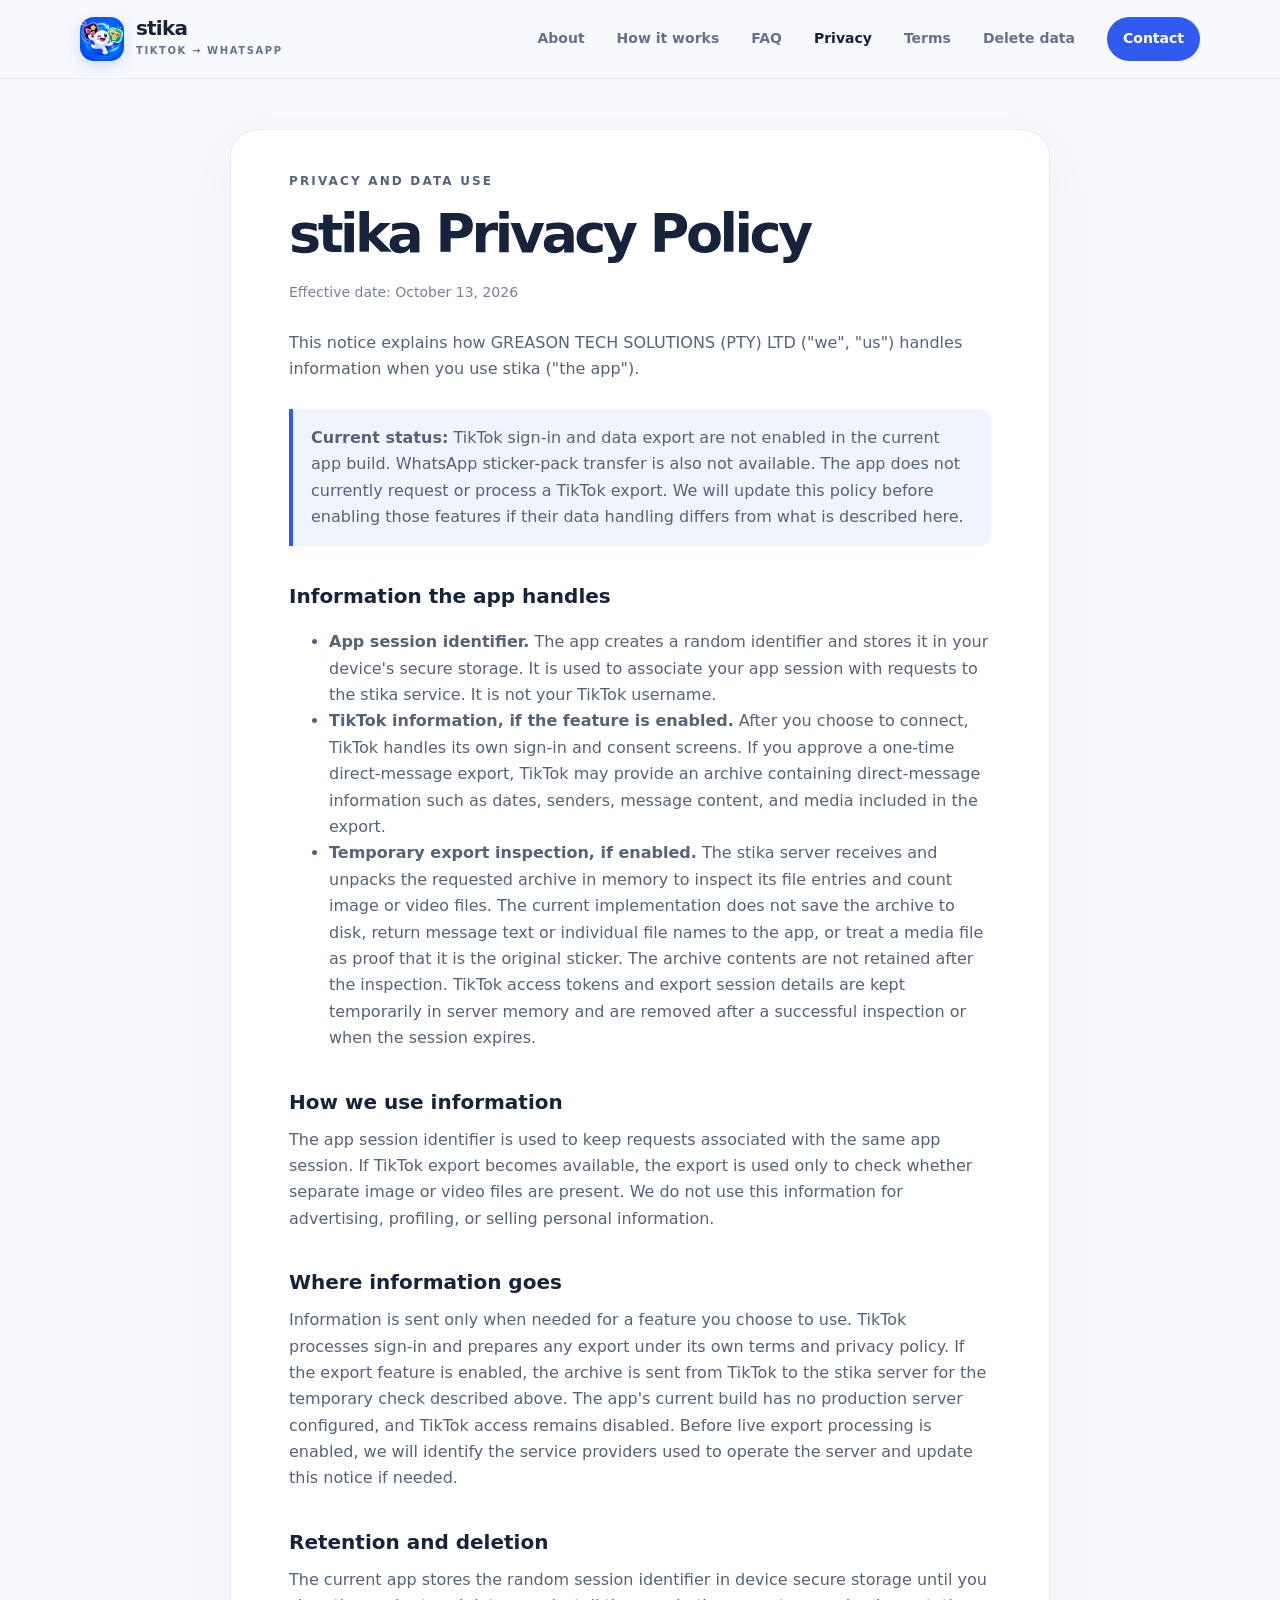
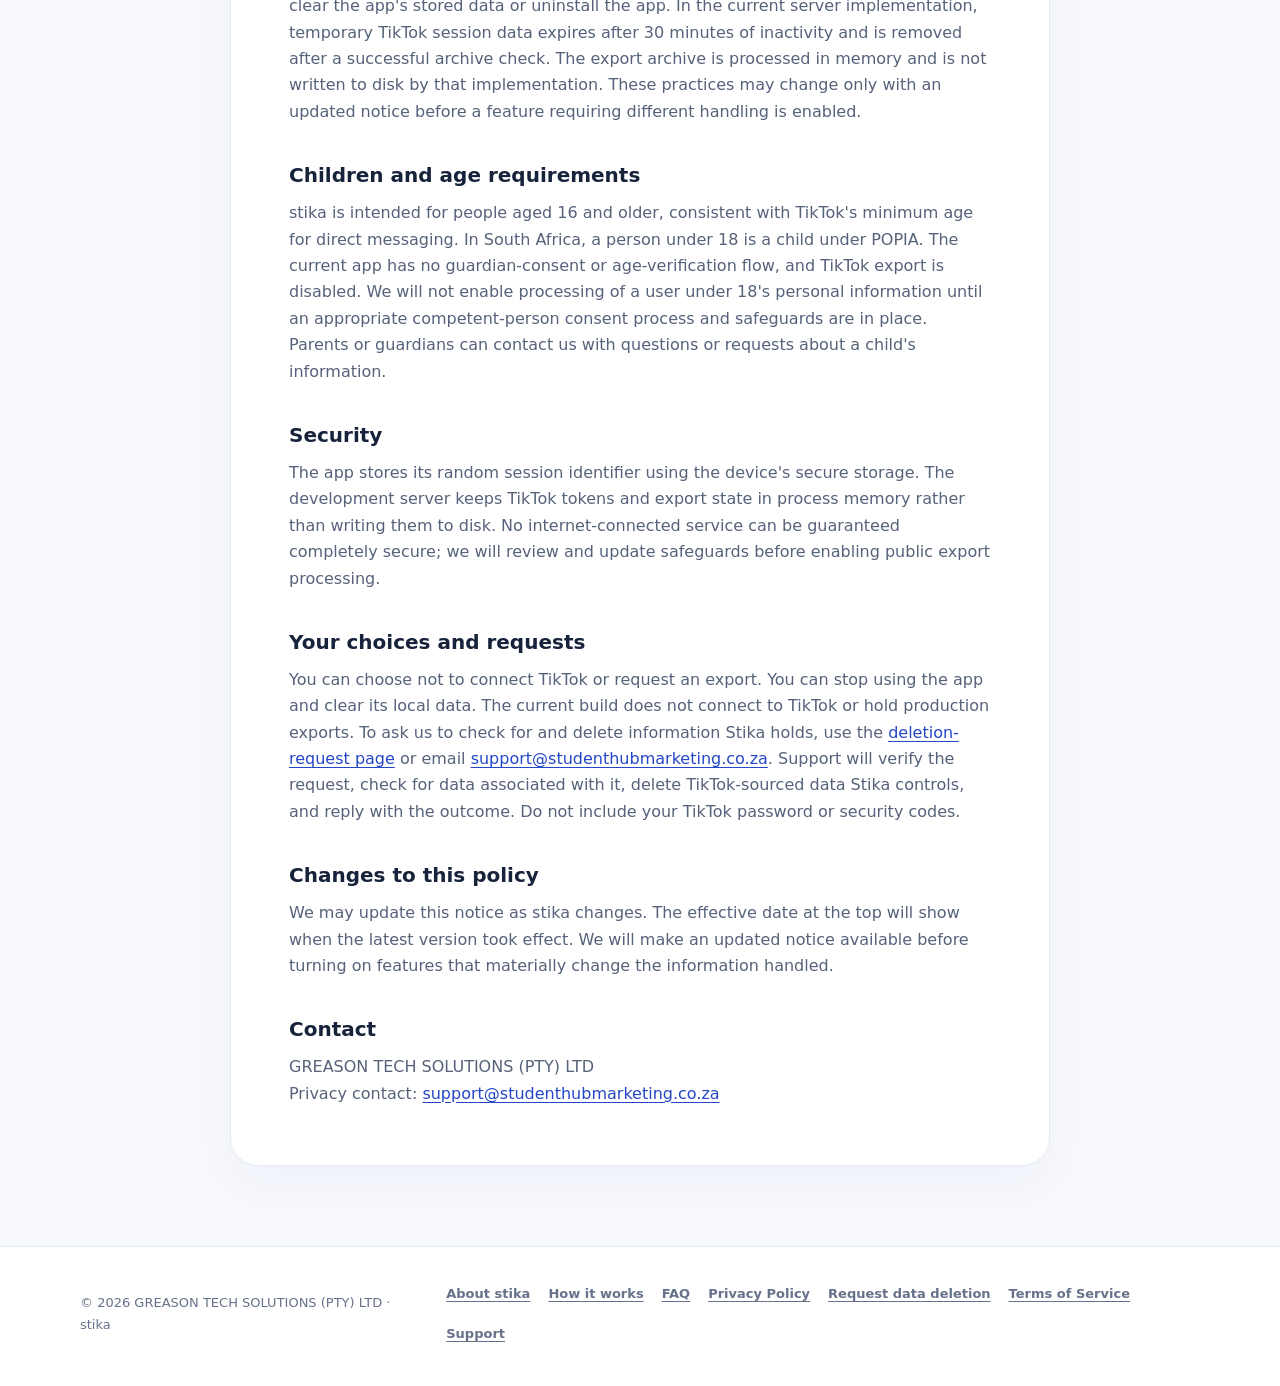
<file: index.html>
<!doctype html>
<html lang="en">
<head>
  <meta charset="utf-8">
  <meta name="viewport" content="width=device-width, initial-scale=1">
  <meta name="description" content="Privacy Policy for the stika mobile app.">
  <meta name="theme-color" content="#f7f9fe">
  <title>stika Privacy Policy</title>
  <link rel="icon" href="assets/stika-icon.png" type="image/png">
  <link rel="stylesheet" href="site.css">
</head>
<body>
<header class="site-header">
  <div class="wrap nav">
    <a class="brand" href="about.html" aria-label="stika home">
      <img src="assets/stika-icon.png" alt="">
      <span><strong>stika</strong><small>TIKTOK → WHATSAPP</small></span>
    </a>
    <nav class="nav-links" aria-label="Main navigation">
      <a href="about.html">About</a>
      <a href="how-it-works.html">How it works</a>
      <a href="faq.html">FAQ</a>
      <a href="index.html" aria-current="page">Privacy</a>
      <a href="terms.html">Terms</a>
      <a href="deletion.html">Delete data</a>
      <a href="mailto:support@studenthubmarketing.co.za" class="nav-cta">Contact</a>
    </nav>
  </div>
</header>
<main class="legal">
  <p class="eyebrow">Privacy and data use</p>
  <h1>stika Privacy Policy</h1>
  <p class="date">Effective date: October 13, 2026</p>

  <p>This notice explains how GREASON TECH SOLUTIONS (PTY) LTD ("we", "us") handles information when you use stika ("the app").</p>

  <p class="policy-notice"><strong>Current status:</strong> TikTok sign-in and data export are not enabled in the current app build. WhatsApp sticker-pack transfer is also not available. The app does not currently request or process a TikTok export. We will update this policy before enabling those features if their data handling differs from what is described here.</p>

  <h2>Information the app handles</h2>
  <ul>
    <li><strong>App session identifier.</strong> The app creates a random identifier and stores it in your device's secure storage. It is used to associate your app session with requests to the stika service. It is not your TikTok username.</li>
    <li><strong>TikTok information, if the feature is enabled.</strong> After you choose to connect, TikTok handles its own sign-in and consent screens. If you approve a one-time direct-message export, TikTok may provide an archive containing direct-message information such as dates, senders, message content, and media included in the export.</li>
    <li><strong>Temporary export inspection, if enabled.</strong> The stika server receives and unpacks the requested archive in memory to inspect its file entries and count image or video files. The current implementation does not save the archive to disk, return message text or individual file names to the app, or treat a media file as proof that it is the original sticker. The archive contents are not retained after the inspection. TikTok access tokens and export session details are kept temporarily in server memory and are removed after a successful inspection or when the session expires.</li>
  </ul>

  <h2>How we use information</h2>
  <p>The app session identifier is used to keep requests associated with the same app session. If TikTok export becomes available, the export is used only to check whether separate image or video files are present. We do not use this information for advertising, profiling, or selling personal information.</p>

  <h2>Where information goes</h2>
  <p>Information is sent only when needed for a feature you choose to use. TikTok processes sign-in and prepares any export under its own terms and privacy policy. If the export feature is enabled, the archive is sent from TikTok to the stika server for the temporary check described above. The app's current build has no production server configured, and TikTok access remains disabled. Before live export processing is enabled, we will identify the service providers used to operate the server and update this notice if needed.</p>

  <h2>Retention and deletion</h2>
  <p>The current app stores the random session identifier in device secure storage until you clear the app's stored data or uninstall the app. In the current server implementation, temporary TikTok session data expires after 30 minutes of inactivity and is removed after a successful archive check. The export archive is processed in memory and is not written to disk by that implementation. These practices may change only with an updated notice before a feature requiring different handling is enabled.</p>

  <h2>Children and age requirements</h2>
  <p>stika is intended for people aged 16 and older, consistent with TikTok's minimum age for direct messaging. In South Africa, a person under 18 is a child under POPIA. The current app has no guardian-consent or age-verification flow, and TikTok export is disabled. We will not enable processing of a user under 18's personal information until an appropriate competent-person consent process and safeguards are in place. Parents or guardians can contact us with questions or requests about a child's information.</p>

  <h2>Security</h2>
  <p>The app stores its random session identifier using the device's secure storage. The development server keeps TikTok tokens and export state in process memory rather than writing them to disk. No internet-connected service can be guaranteed completely secure; we will review and update safeguards before enabling public export processing.</p>

  <h2>Your choices and requests</h2>
  <p>You can choose not to connect TikTok or request an export. You can stop using the app and clear its local data. The current build does not connect to TikTok or hold production exports. To ask us to check for and delete information Stika holds, use the <a href="deletion.html">deletion-request page</a> or email <a href="mailto:support@studenthubmarketing.co.za?subject=%5Bstika%20privacy%20request%5D%20Data%20deletion">support@studenthubmarketing.co.za</a>. Support will verify the request, check for data associated with it, delete TikTok-sourced data Stika controls, and reply with the outcome. Do not include your TikTok password or security codes.</p>

  <h2>Changes to this policy</h2>
  <p>We may update this notice as stika changes. The effective date at the top will show when the latest version took effect. We will make an updated notice available before turning on features that materially change the information handled.</p>

  <h2>Contact</h2>
  <p>GREASON TECH SOLUTIONS (PTY) LTD<br>Privacy contact: <a href="mailto:support@studenthubmarketing.co.za">support@studenthubmarketing.co.za</a></p>
</main>
<footer class="footer">
  <div class="wrap footer-inner">
    <p>© 2026 GREASON TECH SOLUTIONS (PTY) LTD · stika</p>
    <nav class="footer-links" aria-label="Legal and product links">
      <a href="about.html">About stika</a>
      <a href="how-it-works.html">How it works</a>
      <a href="faq.html">FAQ</a>
      <a href="index.html">Privacy Policy</a>
      <a href="deletion.html">Request data deletion</a>
      <a href="terms.html">Terms of Service</a>
      <a href="mailto:support@studenthubmarketing.co.za">Support</a>
    </nav>
  </div>
</footer>
</body>
</html>
</file>
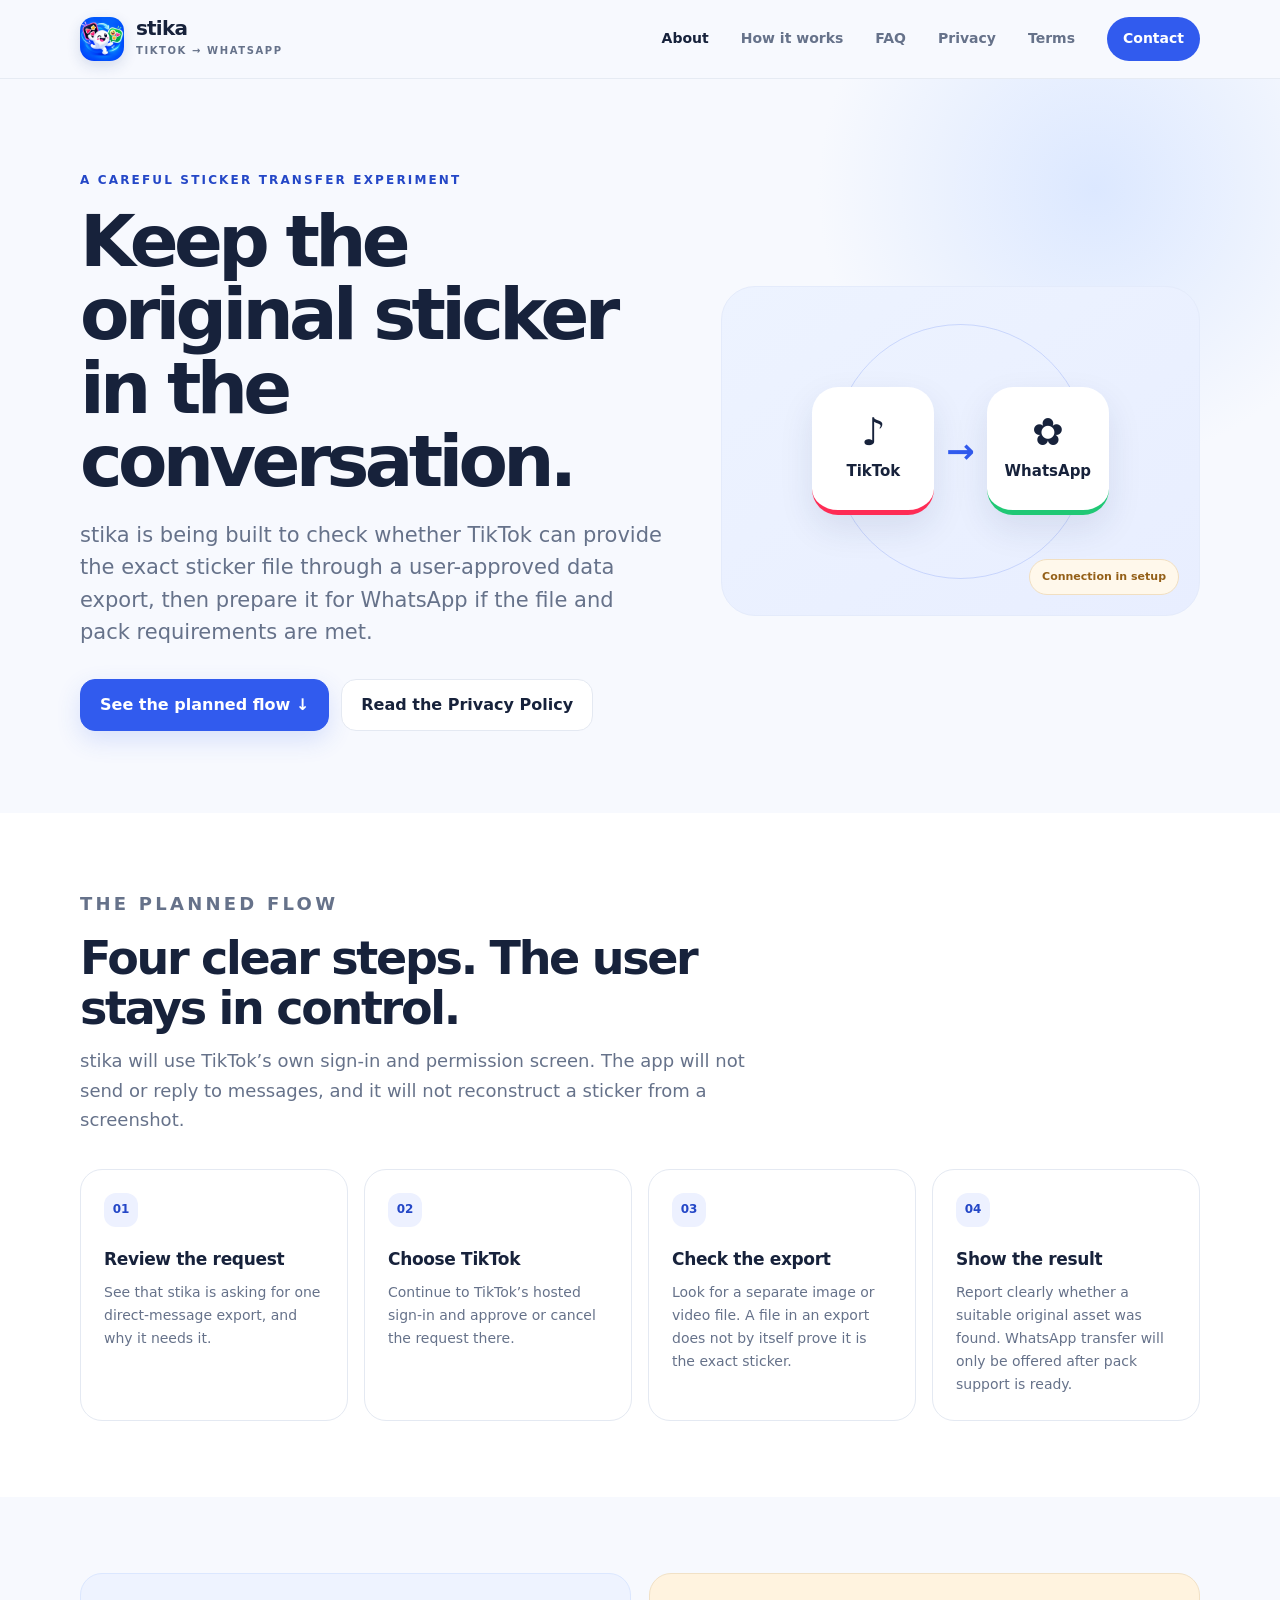
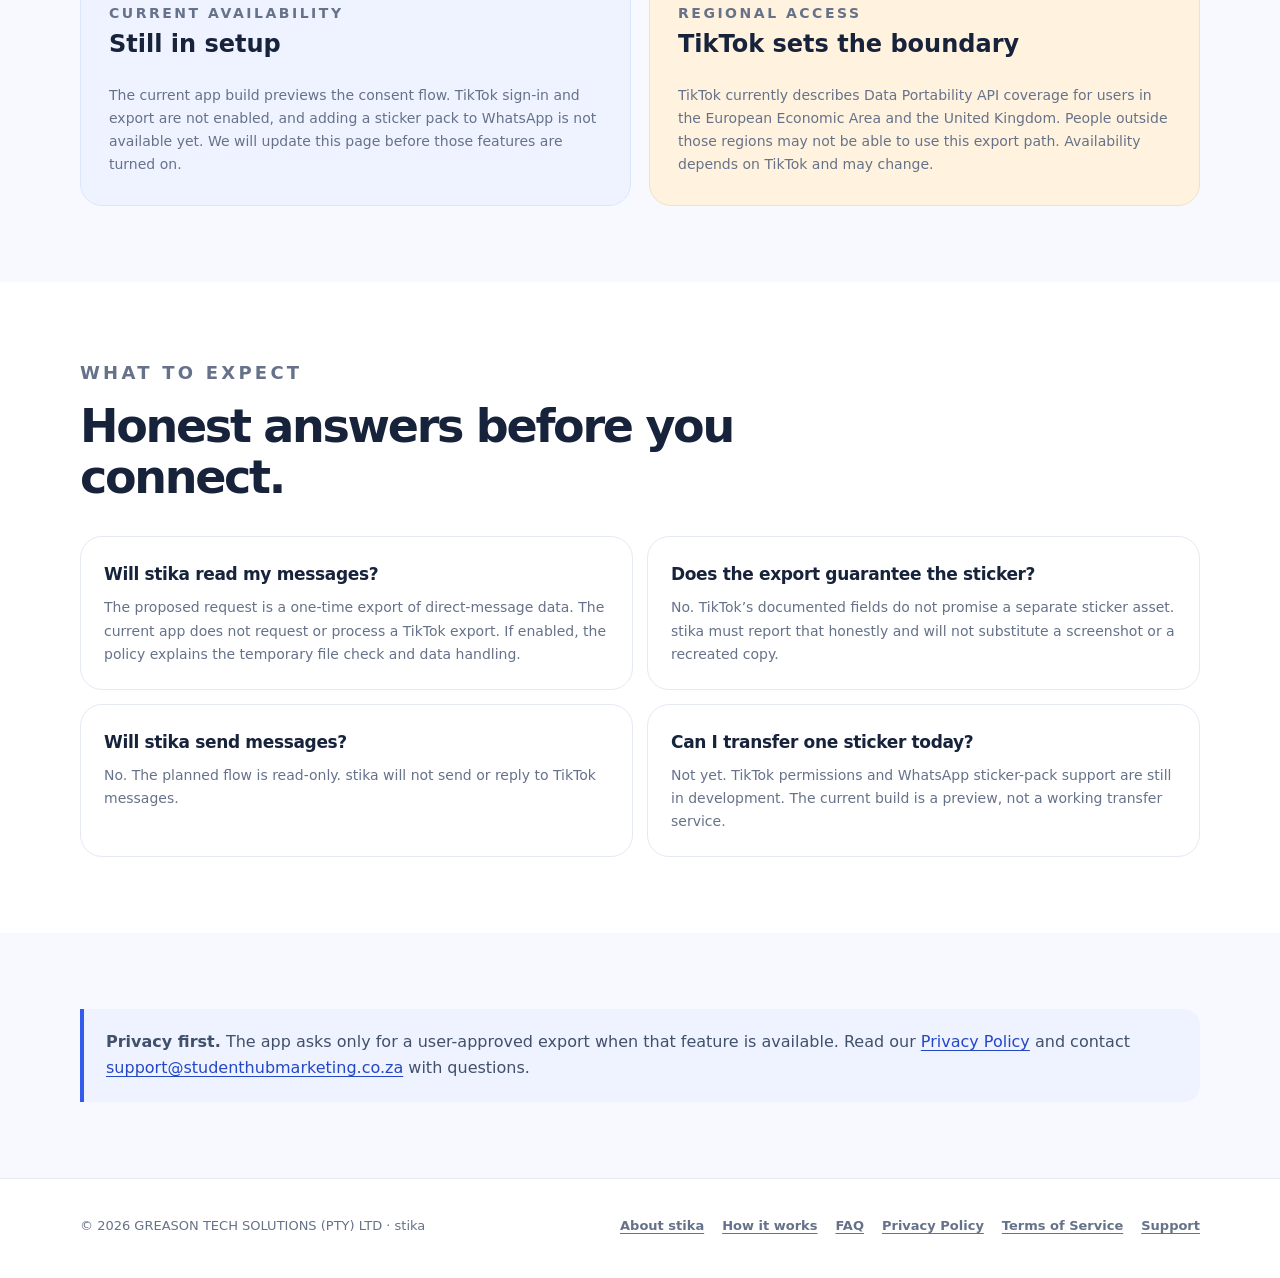
<file: about.html>
<!doctype html>
<html lang="en">
<head>
  <meta charset="utf-8">
  <meta name="viewport" content="width=device-width, initial-scale=1">
  <meta name="description" content="Learn what stika is building, how its TikTok sticker check is intended to work, and what is available today.">
  <meta name="theme-color" content="#f7f9fe">
  <title>About stika · Exact sticker check for WhatsApp</title>
  <link rel="icon" href="assets/stika-icon.png" type="image/png">
  <link rel="stylesheet" href="site.css">
</head>
<body>
<header class="site-header">
  <div class="wrap nav">
    <a class="brand" href="about.html" aria-label="stika home">
      <img src="assets/stika-icon.png" alt="">
      <span><strong>stika</strong><small>TIKTOK → WHATSAPP</small></span>
    </a>
    <nav class="nav-links" aria-label="Main navigation">
      <a href="about.html" aria-current="page">About</a>
      <a href="how-it-works.html">How it works</a>
      <a href="faq.html">FAQ</a>
      <a href="index.html">Privacy</a>
      <a href="terms.html">Terms</a>
      <a href="mailto:support@studenthubmarketing.co.za" class="nav-cta">Contact</a>
    </nav>
  </div>
</header>

<main>
  <section class="hero">
    <div class="wrap hero-grid">
      <div>
        <p class="eyebrow">A careful sticker transfer experiment</p>
        <h1>Keep the original sticker in the conversation.</h1>
        <p class="hero-copy">stika is being built to check whether TikTok can provide the exact sticker file through a user-approved data export, then prepare it for WhatsApp if the file and pack requirements are met.</p>
        <div class="hero-actions">
          <a class="button" href="#flow">See the planned flow <span aria-hidden="true">&nbsp;↓</span></a>
          <a class="button secondary" href="index.html">Read the Privacy Policy</a>
        </div>
      </div>
      <div class="transfer-card" aria-label="Illustration showing the planned route from TikTok to WhatsApp">
        <div class="transfer-orbit"></div>
        <div class="transfer-flow">
          <div class="app-tile tiktok"><span class="symbol" aria-hidden="true">♪</span><strong>TikTok</strong></div>
          <span class="flow-arrow" aria-hidden="true">→</span>
          <div class="app-tile whatsapp"><span class="symbol" aria-hidden="true">✿</span><strong>WhatsApp</strong></div>
        </div>
        <span class="status-pill">Connection in setup</span>
      </div>
    </div>
  </section>

  <section class="section white" id="flow">
    <div class="wrap">
      <div class="section-heading">
        <p class="eyebrow">The planned flow</p>
        <h2>Four clear steps. The user stays in control.</h2>
        <p>stika will use TikTok’s own sign-in and permission screen. The app will not send or reply to messages, and it will not reconstruct a sticker from a screenshot.</p>
      </div>
      <div class="steps">
        <article class="step-card"><span class="step-num">01</span><h3>Review the request</h3><p>See that stika is asking for one direct-message export, and why it needs it.</p></article>
        <article class="step-card"><span class="step-num">02</span><h3>Choose TikTok</h3><p>Continue to TikTok’s hosted sign-in and approve or cancel the request there.</p></article>
        <article class="step-card"><span class="step-num">03</span><h3>Check the export</h3><p>Look for a separate image or video file. A file in an export does not by itself prove it is the exact sticker.</p></article>
        <article class="step-card"><span class="step-num">04</span><h3>Show the result</h3><p>Report clearly whether a suitable original asset was found. WhatsApp transfer will only be offered after pack support is ready.</p></article>
      </div>
    </div>
  </section>

  <section class="section">
    <div class="wrap two-col">
      <article class="info-card accent">
        <p class="eyebrow">Current availability</p>
        <h2>Still in setup</h2>
        <p>The current app build previews the consent flow. TikTok sign-in and export are not enabled, and adding a sticker pack to WhatsApp is not available yet. We will update this page before those features are turned on.</p>
      </article>
      <article class="info-card amber">
        <p class="eyebrow">Regional access</p>
        <h2>TikTok sets the boundary</h2>
        <p>TikTok currently describes Data Portability API coverage for users in the European Economic Area and the United Kingdom. People outside those regions may not be able to use this export path. Availability depends on TikTok and may change.</p>
      </article>
    </div>
  </section>

  <section class="section white">
    <div class="wrap">
      <div class="section-heading">
        <p class="eyebrow">What to expect</p>
        <h2>Honest answers before you connect.</h2>
      </div>
      <div class="faq-list">
        <article class="faq-item"><h3>Will stika read my messages?</h3><p>The proposed request is a one-time export of direct-message data. The current app does not request or process a TikTok export. If enabled, the policy explains the temporary file check and data handling.</p></article>
        <article class="faq-item"><h3>Does the export guarantee the sticker?</h3><p>No. TikTok’s documented fields do not promise a separate sticker asset. stika must report that honestly and will not substitute a screenshot or a recreated copy.</p></article>
        <article class="faq-item"><h3>Will stika send messages?</h3><p>No. The planned flow is read-only. stika will not send or reply to TikTok messages.</p></article>
        <article class="faq-item"><h3>Can I transfer one sticker today?</h3><p>Not yet. TikTok permissions and WhatsApp sticker-pack support are still in development. The current build is a preview, not a working transfer service.</p></article>
      </div>
    </div>
  </section>

  <section class="section">
    <div class="wrap">
      <div class="callout"><strong>Privacy first.</strong> The app asks only for a user-approved export when that feature is available. Read our <a href="index.html">Privacy Policy</a> and contact <a href="mailto:support@studenthubmarketing.co.za">support@studenthubmarketing.co.za</a> with questions.</div>
    </div>
  </section>
</main>

<footer class="footer">
  <div class="wrap footer-inner">
    <p>© 2026 GREASON TECH SOLUTIONS (PTY) LTD · stika</p>
    <nav class="footer-links" aria-label="Legal and product links">
      <a href="about.html">About stika</a>
      <a href="how-it-works.html">How it works</a>
      <a href="faq.html">FAQ</a>
      <a href="index.html">Privacy Policy</a>
      <a href="terms.html">Terms of Service</a>
      <a href="mailto:support@studenthubmarketing.co.za">Support</a>
    </nav>
  </div>
</footer>
</body>
</html>
</file>
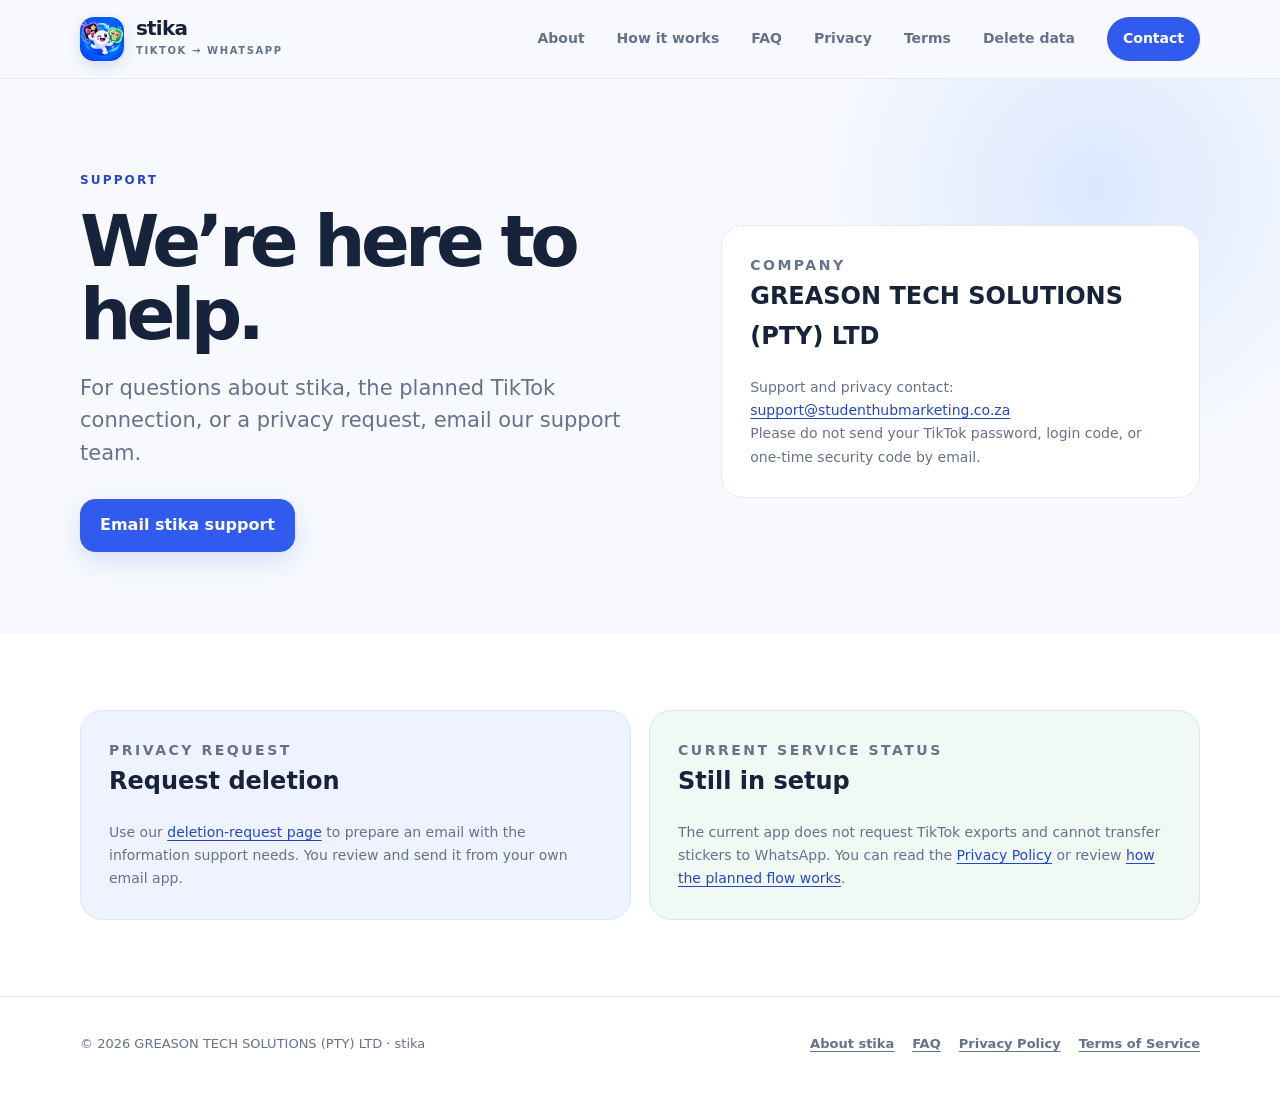
<file: contact.html>
<!doctype html>
<html lang="en">
<head>
  <meta charset="utf-8">
  <meta name="viewport" content="width=device-width, initial-scale=1">
  <meta name="description" content="Contact stika support and privacy support at GREASON TECH SOLUTIONS (PTY) LTD.">
  <meta name="theme-color" content="#f7f9fe">
  <title>Contact stika support</title>
  <link rel="icon" href="assets/stika-icon.png" type="image/png">
  <link rel="stylesheet" href="site.css">
</head>
<body>
<header class="site-header"><div class="wrap nav">
  <a class="brand" href="about.html" aria-label="stika home"><img src="assets/stika-icon.png" alt=""><span><strong>stika</strong><small>TIKTOK → WHATSAPP</small></span></a>
  <nav class="nav-links" aria-label="Main navigation"><a href="about.html">About</a><a href="how-it-works.html">How it works</a><a href="faq.html">FAQ</a><a href="index.html">Privacy</a><a href="terms.html">Terms</a><a href="deletion.html">Delete data</a><a href="contact.html" class="nav-cta" aria-current="page">Contact</a></nav>
</div></header>
<main>
  <section class="hero"><div class="wrap hero-grid">
    <div><p class="eyebrow">Support</p><h1>We’re here to help.</h1><p class="hero-copy">For questions about stika, the planned TikTok connection, or a privacy request, email our support team.</p><div class="hero-actions"><a class="button" href="mailto:support@studenthubmarketing.co.za">Email stika support</a></div></div>
    <article class="info-card"><p class="eyebrow">Company</p><h2>GREASON TECH SOLUTIONS (PTY) LTD</h2><p>Support and privacy contact:</p><p><a href="mailto:support@studenthubmarketing.co.za">support@studenthubmarketing.co.za</a></p><p class="small">Please do not send your TikTok password, login code, or one-time security code by email.</p></article>
  </div></section>
  <section class="section white"><div class="wrap two-col">
    <article class="info-card accent"><p class="eyebrow">Privacy request</p><h2>Request deletion</h2><p>Use our <a href="deletion.html">deletion-request page</a> to prepare an email with the information support needs. You review and send it from your own email app.</p></article>
    <article class="info-card green"><p class="eyebrow">Current service status</p><h2>Still in setup</h2><p>The current app does not request TikTok exports and cannot transfer stickers to WhatsApp. You can read the <a href="index.html">Privacy Policy</a> or review <a href="how-it-works.html">how the planned flow works</a>.</p></article>
  </div></section>
</main>
<footer class="footer"><div class="wrap footer-inner"><p>© 2026 GREASON TECH SOLUTIONS (PTY) LTD · stika</p><nav class="footer-links" aria-label="Legal and support"><a href="about.html">About stika</a><a href="faq.html">FAQ</a><a href="index.html">Privacy Policy</a><a href="terms.html">Terms of Service</a></nav></div></footer>
</body>
</html>
</file>
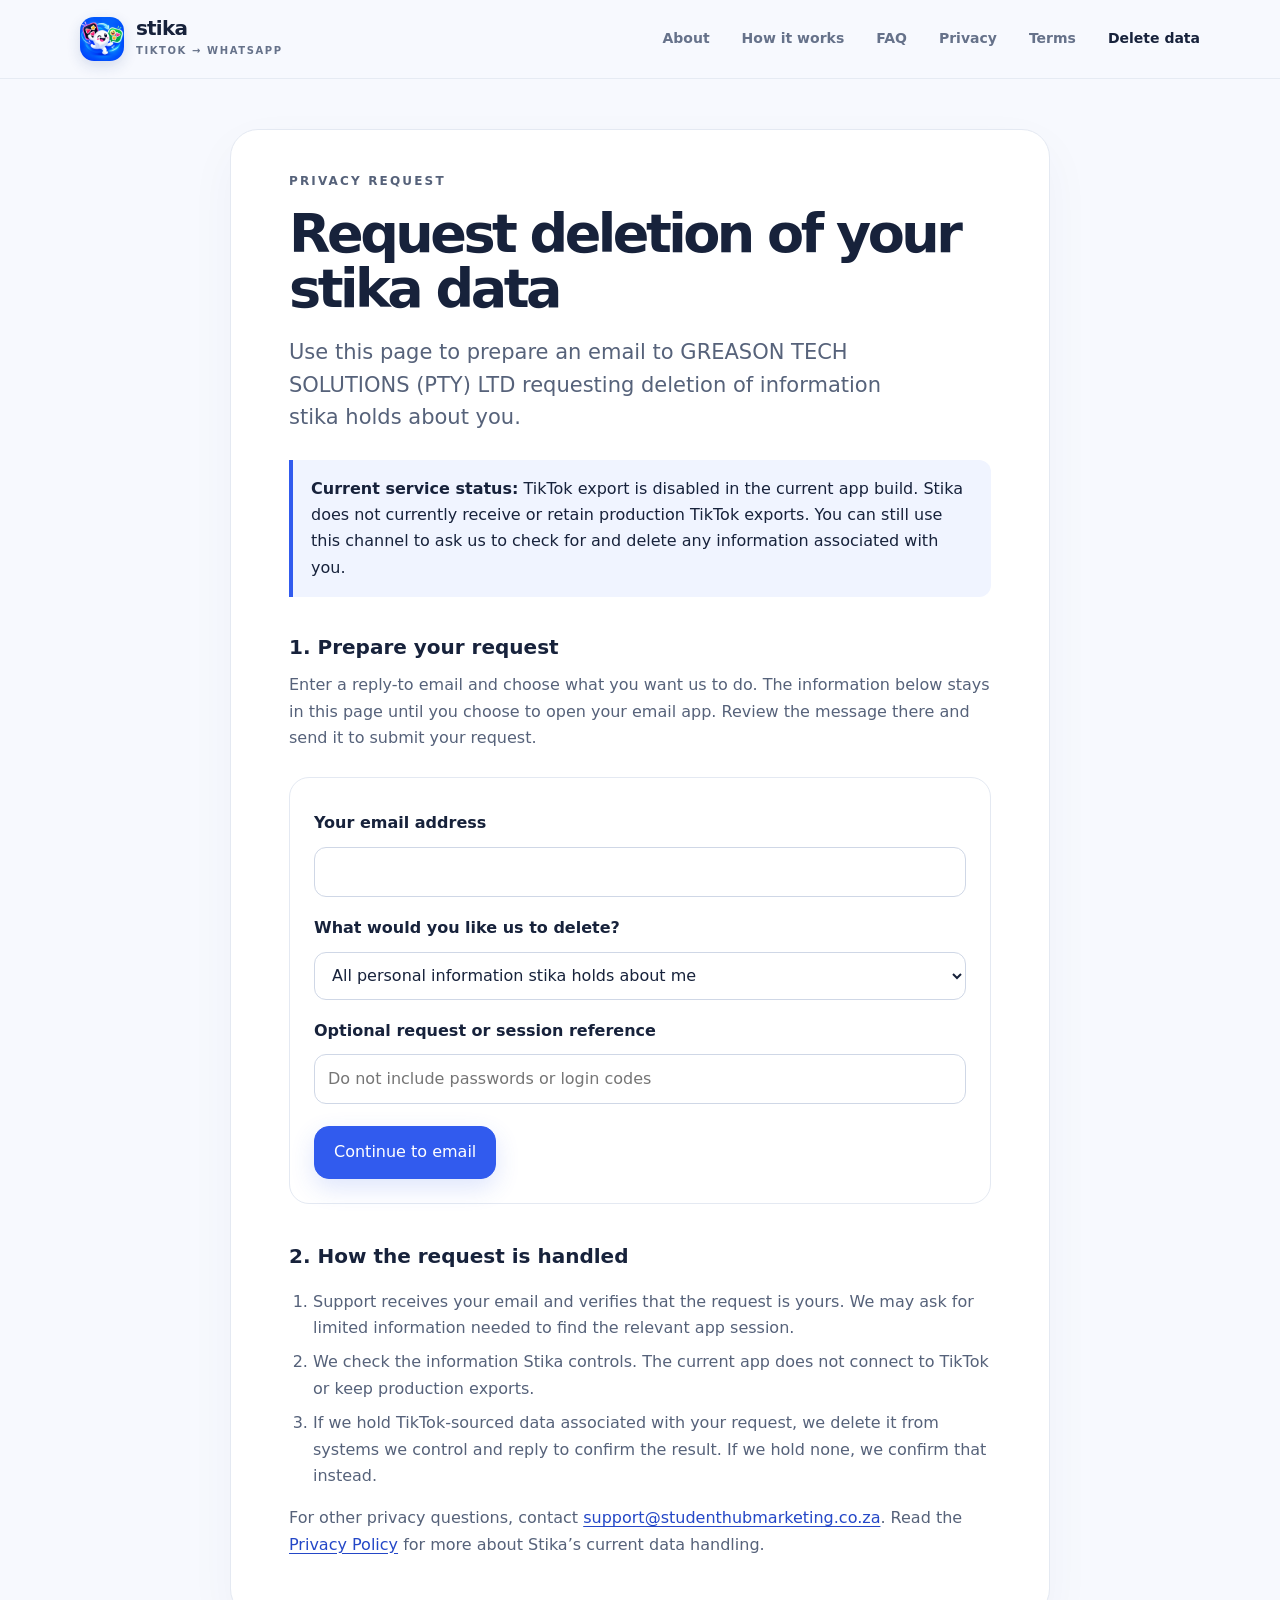
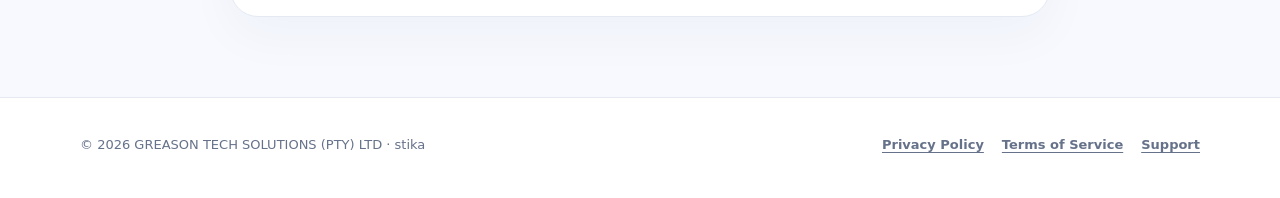
<file: deletion.html>
<!doctype html>
<html lang="en">
<head>
  <meta charset="utf-8">
  <meta name="viewport" content="width=device-width, initial-scale=1">
  <meta name="description" content="Request deletion of information held by stika.">
  <meta name="theme-color" content="#f7f9fe">
  <title>Request data deletion · stika</title>
  <link rel="icon" href="assets/stika-icon.png" type="image/png">
  <link rel="stylesheet" href="site.css">
</head>
<body>
<header class="site-header"><div class="wrap nav">
  <a class="brand" href="about.html" aria-label="stika home"><img src="assets/stika-icon.png" alt=""><span><strong>stika</strong><small>TIKTOK → WHATSAPP</small></span></a>
  <nav class="nav-links" aria-label="Main navigation"><a href="about.html">About</a><a href="how-it-works.html">How it works</a><a href="faq.html">FAQ</a><a href="index.html">Privacy</a><a href="terms.html">Terms</a><a href="deletion.html" aria-current="page">Delete data</a></nav>
</div></header>
<main class="legal">
  <p class="eyebrow">Privacy request</p>
  <h1>Request deletion of your stika data</h1>
  <p class="hero-copy">Use this page to prepare an email to GREASON TECH SOLUTIONS (PTY) LTD requesting deletion of information stika holds about you.</p>

  <div class="policy-notice"><strong>Current service status:</strong> TikTok export is disabled in the current app build. Stika does not currently receive or retain production TikTok exports. You can still use this channel to ask us to check for and delete any information associated with you.</div>

  <h2>1. Prepare your request</h2>
  <p>Enter a reply-to email and choose what you want us to do. The information below stays in this page until you choose to open your email app. Review the message there and send it to submit your request.</p>
  <form id="deletion-form" class="request-form">
    <label for="reply-email">Your email address</label>
    <input id="reply-email" name="email" type="email" autocomplete="email" required>

    <label for="request-type">What would you like us to delete?</label>
    <select id="request-type" name="request" required>
      <option value="Delete any personal information stika holds about me">All personal information stika holds about me</option>
      <option value="Delete TikTok-sourced data associated with my stika request">TikTok-sourced data associated with my stika request</option>
      <option value="Please tell me what personal information stika holds about me">First, tell me what information stika holds about me</option>
    </select>

    <label for="reference">Optional request or session reference</label>
    <input id="reference" name="reference" type="text" maxlength="120" autocomplete="off" placeholder="Do not include passwords or login codes">

    <button class="button" type="submit">Continue to email</button>
  </form>

  <section id="email-next-step" class="info-card accent" hidden aria-live="polite">
    <p class="eyebrow">Next step</p>
    <h2>Send the email to submit your request</h2>
    <p>Your email app should open with a message addressed to <a href="mailto:support@studenthubmarketing.co.za">support@studenthubmarketing.co.za</a>. The request is not submitted until you send that message.</p>
    <p>After support receives it, we will verify the request, check for information stika holds, delete any TikTok-sourced data we control, and reply to confirm what was done. If we hold no such data, we will say so in our reply.</p>
    <p class="small">Do not email your TikTok password, login code, or one-time security code. This page does not send or store your request.</p>
    <a class="button secondary" href="contact.html">Return to support information</a>
  </section>

  <h2>2. How the request is handled</h2>
  <ol>
    <li>Support receives your email and verifies that the request is yours. We may ask for limited information needed to find the relevant app session.</li>
    <li>We check the information Stika controls. The current app does not connect to TikTok or keep production exports.</li>
    <li>If we hold TikTok-sourced data associated with your request, we delete it from systems we control and reply to confirm the result. If we hold none, we confirm that instead.</li>
  </ol>
  <p>For other privacy questions, contact <a href="mailto:support@studenthubmarketing.co.za">support@studenthubmarketing.co.za</a>. Read the <a href="index.html">Privacy Policy</a> for more about Stika’s current data handling.</p>
</main>
<footer class="footer"><div class="wrap footer-inner"><p>© 2026 GREASON TECH SOLUTIONS (PTY) LTD · stika</p><nav class="footer-links" aria-label="Legal and support"><a href="index.html">Privacy Policy</a><a href="terms.html">Terms of Service</a><a href="contact.html">Support</a></nav></div></footer>
<script>
document.getElementById('deletion-form').addEventListener('submit', function (event) {
  event.preventDefault();
  const form = new FormData(event.currentTarget);
  const email = String(form.get('email')).trim();
  const request = String(form.get('request'));
  const reference = String(form.get('reference')).trim();
  const body = [
    request,
    '',
    `Reply-to email: ${email}`,
    reference ? `Request/session reference: ${reference}` : '',
    '',
    'I understand Stika may ask me for limited information to verify and locate the request. I have not included my TikTok password or login codes.'
  ].filter(Boolean).join('\n');
  const mailto = `mailto:support@studenthubmarketing.co.za?subject=${encodeURIComponent('[stika privacy request] Data deletion')}&body=${encodeURIComponent(body)}`;
  const next = document.getElementById('email-next-step');
  next.hidden = false;
  next.scrollIntoView({ behavior: 'smooth', block: 'center' });
  window.location.href = mailto;
});
</script>
</body>
</html>
</file>
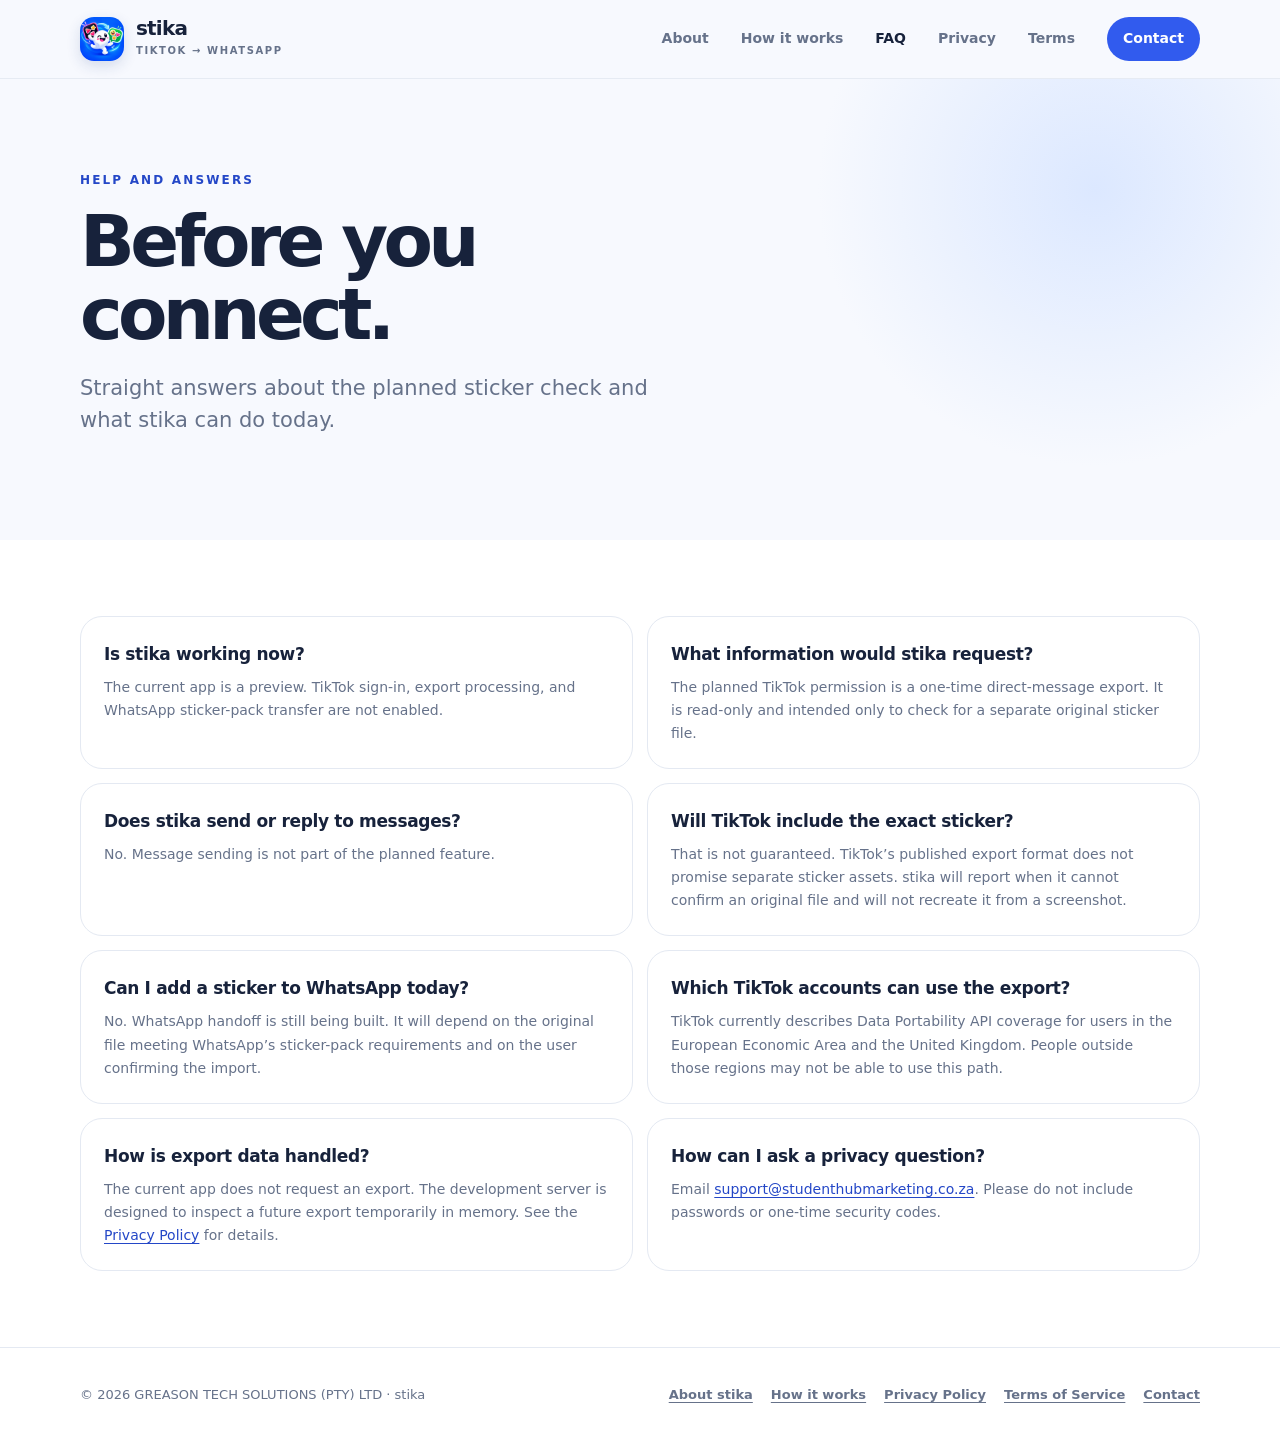
<file: faq.html>
<!doctype html>
<html lang="en">
<head>
  <meta charset="utf-8">
  <meta name="viewport" content="width=device-width, initial-scale=1">
  <meta name="description" content="Answers about stika's TikTok export, sticker file checks, WhatsApp pack support, regional availability, and privacy.">
  <meta name="theme-color" content="#f7f9fe">
  <title>Frequently asked questions · stika</title>
  <link rel="icon" href="assets/stika-icon.png" type="image/png">
  <link rel="stylesheet" href="site.css">
</head>
<body>
<header class="site-header"><div class="wrap nav">
  <a class="brand" href="about.html" aria-label="stika home"><img src="assets/stika-icon.png" alt=""><span><strong>stika</strong><small>TIKTOK → WHATSAPP</small></span></a>
  <nav class="nav-links" aria-label="Main navigation"><a href="about.html">About</a><a href="how-it-works.html">How it works</a><a href="faq.html" aria-current="page">FAQ</a><a href="index.html">Privacy</a><a href="terms.html">Terms</a><a href="contact.html" class="nav-cta">Contact</a></nav>
</div></header>
<main>
  <section class="hero"><div class="wrap"><p class="eyebrow">Help and answers</p><h1>Before you connect.</h1><p class="hero-copy">Straight answers about the planned sticker check and what stika can do today.</p></div></section>
  <section class="section white"><div class="wrap faq-list">
    <article class="faq-item"><h3>Is stika working now?</h3><p>The current app is a preview. TikTok sign-in, export processing, and WhatsApp sticker-pack transfer are not enabled.</p></article>
    <article class="faq-item"><h3>What information would stika request?</h3><p>The planned TikTok permission is a one-time direct-message export. It is read-only and intended only to check for a separate original sticker file.</p></article>
    <article class="faq-item"><h3>Does stika send or reply to messages?</h3><p>No. Message sending is not part of the planned feature.</p></article>
    <article class="faq-item"><h3>Will TikTok include the exact sticker?</h3><p>That is not guaranteed. TikTok’s published export format does not promise separate sticker assets. stika will report when it cannot confirm an original file and will not recreate it from a screenshot.</p></article>
    <article class="faq-item"><h3>Can I add a sticker to WhatsApp today?</h3><p>No. WhatsApp handoff is still being built. It will depend on the original file meeting WhatsApp’s sticker-pack requirements and on the user confirming the import.</p></article>
    <article class="faq-item"><h3>Which TikTok accounts can use the export?</h3><p>TikTok currently describes Data Portability API coverage for users in the European Economic Area and the United Kingdom. People outside those regions may not be able to use this path.</p></article>
    <article class="faq-item"><h3>How is export data handled?</h3><p>The current app does not request an export. The development server is designed to inspect a future export temporarily in memory. See the <a href="index.html">Privacy Policy</a> for details.</p></article>
    <article class="faq-item"><h3>How can I ask a privacy question?</h3><p>Email <a href="mailto:support@studenthubmarketing.co.za">support@studenthubmarketing.co.za</a>. Please do not include passwords or one-time security codes.</p></article>
  </div></section>
</main>
<footer class="footer"><div class="wrap footer-inner"><p>© 2026 GREASON TECH SOLUTIONS (PTY) LTD · stika</p><nav class="footer-links" aria-label="Legal and support"><a href="about.html">About stika</a><a href="how-it-works.html">How it works</a><a href="index.html">Privacy Policy</a><a href="terms.html">Terms of Service</a><a href="contact.html">Contact</a></nav></div></footer>
</body>
</html>
</file>
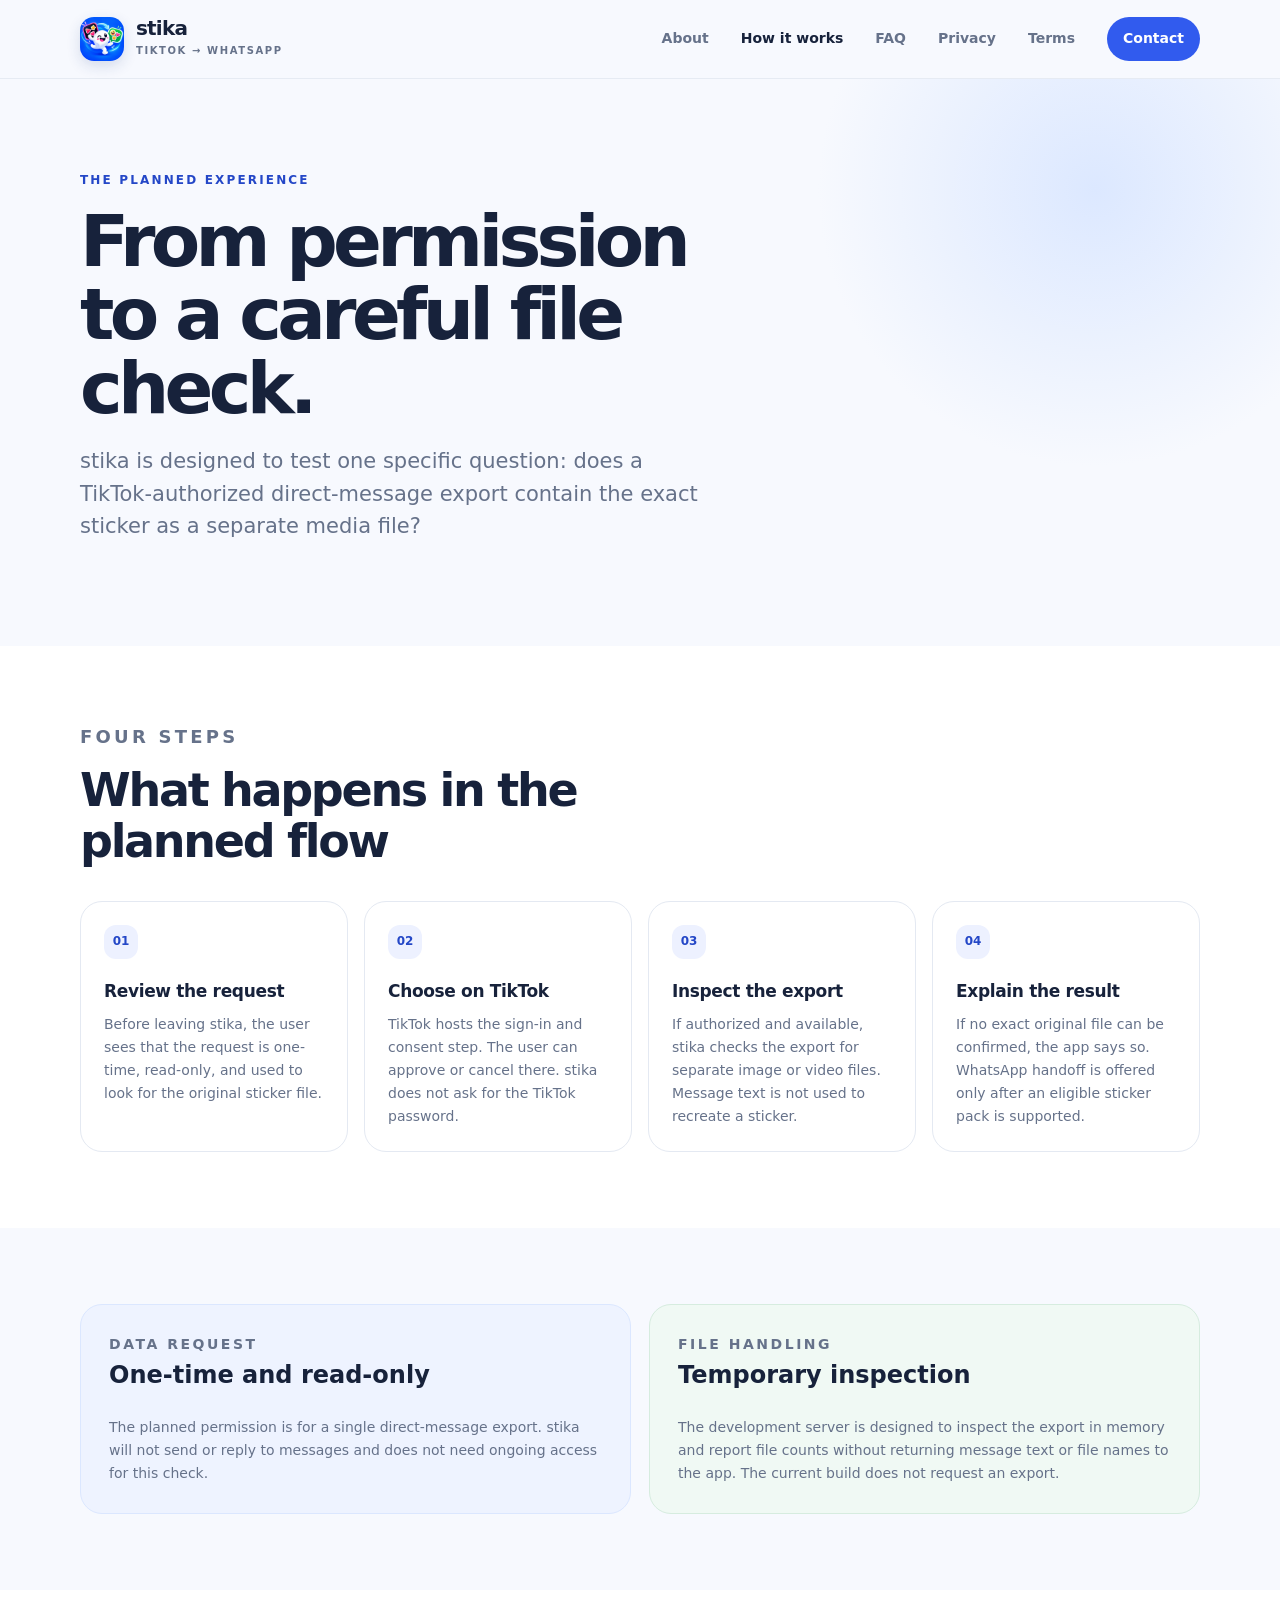
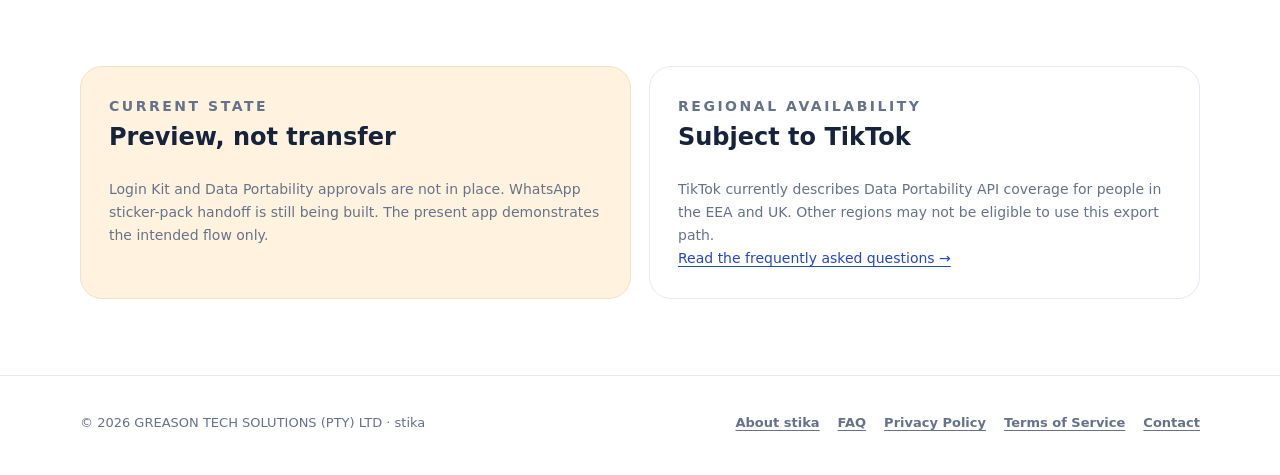
<file: how-it-works.html>
<!doctype html>
<html lang="en">
<head>
  <meta charset="utf-8">
  <meta name="viewport" content="width=device-width, initial-scale=1">
  <meta name="description" content="How stika plans to request a TikTok data export, check for the exact sticker asset, and prepare a WhatsApp sticker pack when supported.">
  <meta name="theme-color" content="#f7f9fe">
  <title>How stika works · TikTok export and WhatsApp</title>
  <link rel="icon" href="assets/stika-icon.png" type="image/png">
  <link rel="stylesheet" href="site.css">
</head>
<body>
<header class="site-header"><div class="wrap nav">
  <a class="brand" href="about.html" aria-label="stika home"><img src="assets/stika-icon.png" alt=""><span><strong>stika</strong><small>TIKTOK → WHATSAPP</small></span></a>
  <nav class="nav-links" aria-label="Main navigation"><a href="about.html">About</a><a href="how-it-works.html" aria-current="page">How it works</a><a href="faq.html">FAQ</a><a href="index.html">Privacy</a><a href="terms.html">Terms</a><a href="contact.html" class="nav-cta">Contact</a></nav>
</div></header>
<main>
  <section class="hero"><div class="wrap">
    <p class="eyebrow">The planned experience</p>
    <h1>From permission to a careful file check.</h1>
    <p class="hero-copy">stika is designed to test one specific question: does a TikTok-authorized direct-message export contain the exact sticker as a separate media file?</p>
  </div></section>
  <section class="section white"><div class="wrap">
    <div class="section-heading"><p class="eyebrow">Four steps</p><h2>What happens in the planned flow</h2></div>
    <div class="steps">
      <article class="step-card"><span class="step-num">01</span><h3>Review the request</h3><p>Before leaving stika, the user sees that the request is one-time, read-only, and used to look for the original sticker file.</p></article>
      <article class="step-card"><span class="step-num">02</span><h3>Choose on TikTok</h3><p>TikTok hosts the sign-in and consent step. The user can approve or cancel there. stika does not ask for the TikTok password.</p></article>
      <article class="step-card"><span class="step-num">03</span><h3>Inspect the export</h3><p>If authorized and available, stika checks the export for separate image or video files. Message text is not used to recreate a sticker.</p></article>
      <article class="step-card"><span class="step-num">04</span><h3>Explain the result</h3><p>If no exact original file can be confirmed, the app says so. WhatsApp handoff is offered only after an eligible sticker pack is supported.</p></article>
    </div>
  </div></section>
  <section class="section"><div class="wrap two-col">
    <article class="info-card accent"><p class="eyebrow">Data request</p><h2>One-time and read-only</h2><p>The planned permission is for a single direct-message export. stika will not send or reply to messages and does not need ongoing access for this check.</p></article>
    <article class="info-card green"><p class="eyebrow">File handling</p><h2>Temporary inspection</h2><p>The development server is designed to inspect the export in memory and report file counts without returning message text or file names to the app. The current build does not request an export.</p></article>
  </div></section>
  <section class="section white"><div class="wrap two-col">
    <article class="info-card amber"><p class="eyebrow">Current state</p><h2>Preview, not transfer</h2><p>Login Kit and Data Portability approvals are not in place. WhatsApp sticker-pack handoff is still being built. The present app demonstrates the intended flow only.</p></article>
    <article class="info-card"><p class="eyebrow">Regional availability</p><h2>Subject to TikTok</h2><p>TikTok currently describes Data Portability API coverage for people in the EEA and UK. Other regions may not be eligible to use this export path.</p><p><a href="faq.html">Read the frequently asked questions →</a></p></article>
  </div></section>
</main>
<footer class="footer"><div class="wrap footer-inner"><p>© 2026 GREASON TECH SOLUTIONS (PTY) LTD · stika</p><nav class="footer-links" aria-label="Legal and support"><a href="about.html">About stika</a><a href="faq.html">FAQ</a><a href="index.html">Privacy Policy</a><a href="terms.html">Terms of Service</a><a href="contact.html">Contact</a></nav></div></footer>
</body>
</html>
</file>
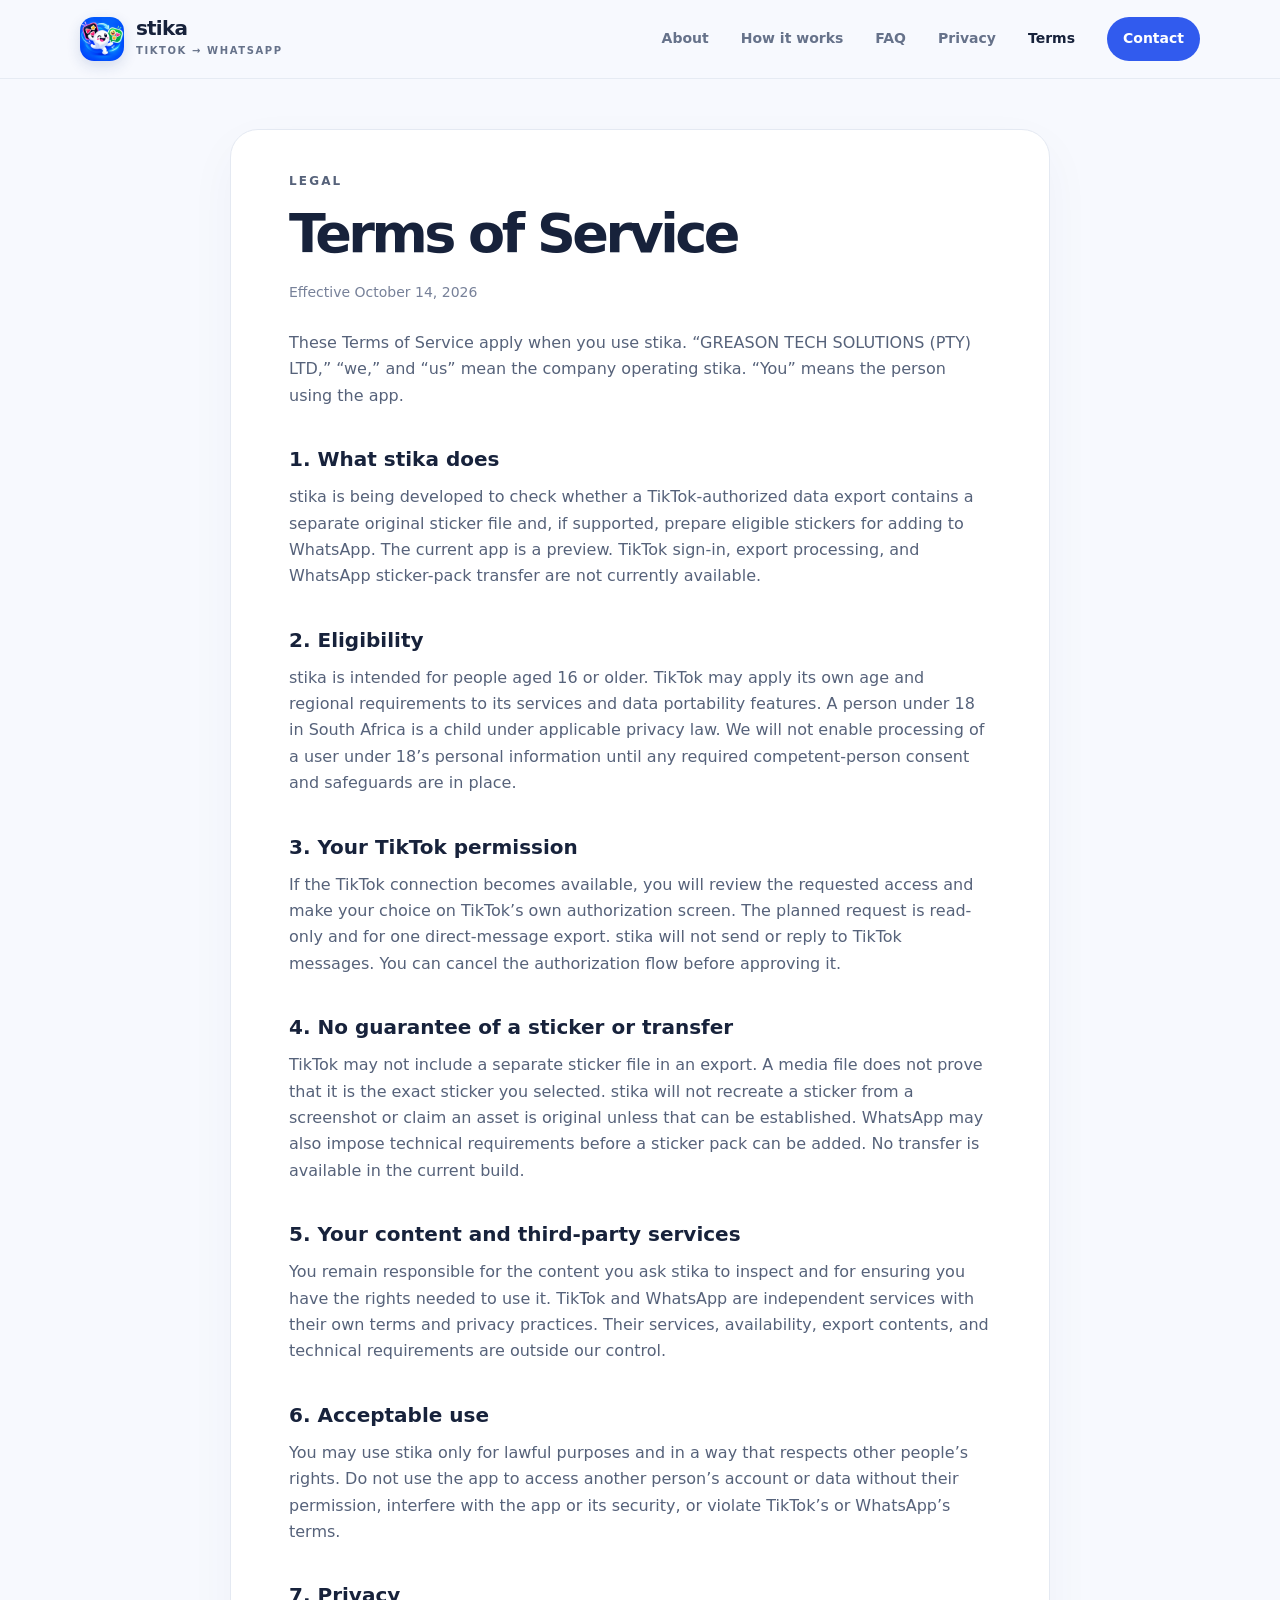
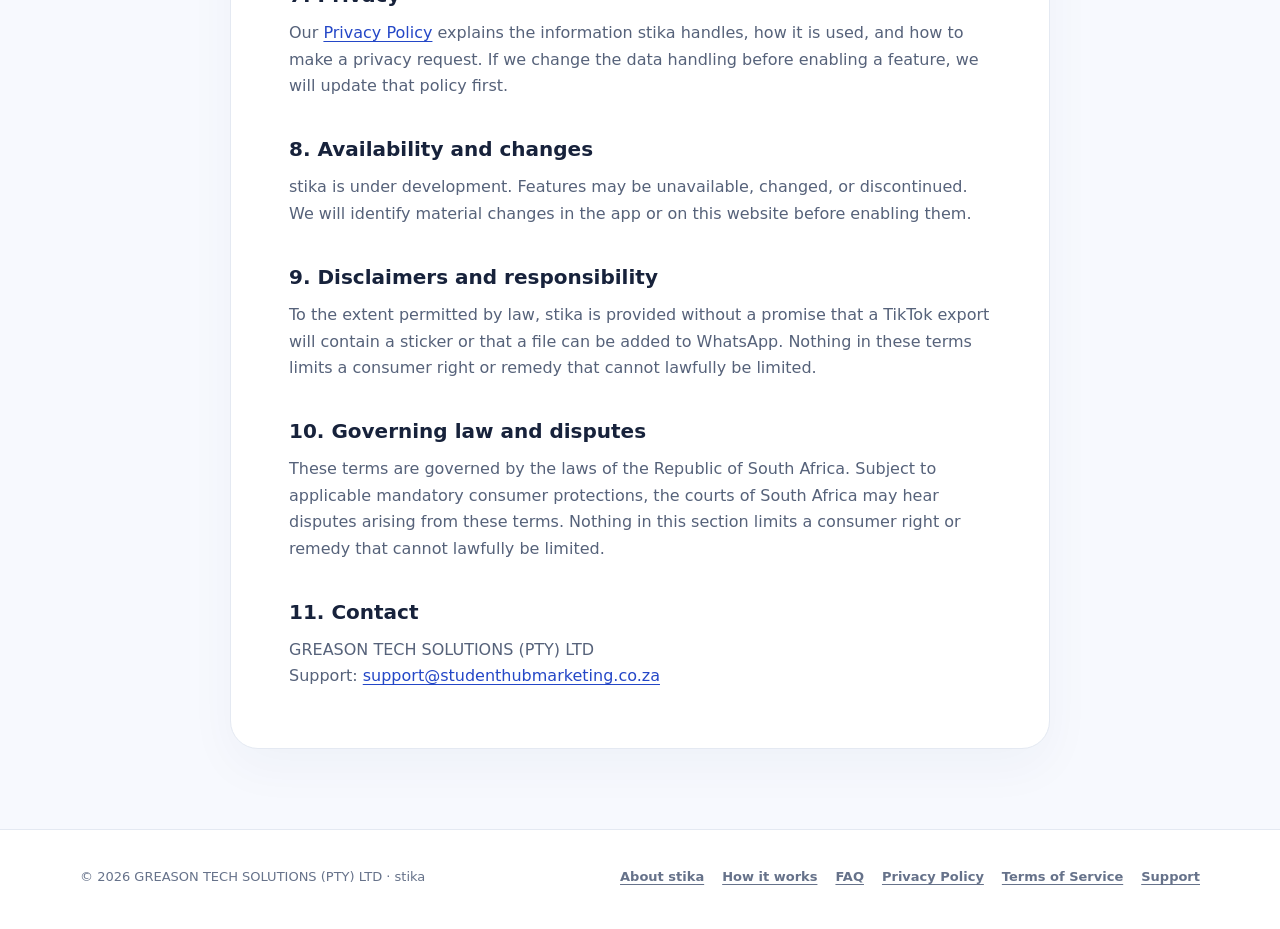
<file: terms.html>
<!doctype html>
<html lang="en">
<head>
  <meta charset="utf-8">
  <meta name="viewport" content="width=device-width, initial-scale=1">
  <meta name="description" content="Terms of Service for the stika app, operated by GREASON TECH SOLUTIONS (PTY) LTD.">
  <meta name="theme-color" content="#f7f9fe">
  <title>Terms of Service · stika</title>
  <link rel="icon" href="assets/stika-icon.png" type="image/png">
  <link rel="stylesheet" href="site.css">
</head>
<body>
<header class="site-header">
  <div class="wrap nav">
    <a class="brand" href="about.html" aria-label="stika home">
      <img src="assets/stika-icon.png" alt="">
      <span><strong>stika</strong><small>TIKTOK → WHATSAPP</small></span>
    </a>
    <nav class="nav-links" aria-label="Main navigation">
      <a href="about.html">About</a>
      <a href="how-it-works.html">How it works</a>
      <a href="faq.html">FAQ</a>
      <a href="index.html">Privacy</a>
      <a href="terms.html" aria-current="page">Terms</a>
      <a href="mailto:support@studenthubmarketing.co.za" class="nav-cta">Contact</a>
    </nav>
  </div>
</header>
<main class="legal">
  <p class="eyebrow">Legal</p>
  <h1>Terms of Service</h1>
  <p class="date">Effective October 14, 2026</p>

  <p>These Terms of Service apply when you use stika. “GREASON TECH SOLUTIONS (PTY) LTD,” “we,” and “us” mean the company operating stika. “You” means the person using the app.</p>

  <h2>1. What stika does</h2>
  <p>stika is being developed to check whether a TikTok-authorized data export contains a separate original sticker file and, if supported, prepare eligible stickers for adding to WhatsApp. The current app is a preview. TikTok sign-in, export processing, and WhatsApp sticker-pack transfer are not currently available.</p>

  <h2>2. Eligibility</h2>
  <p>stika is intended for people aged 16 or older. TikTok may apply its own age and regional requirements to its services and data portability features. A person under 18 in South Africa is a child under applicable privacy law. We will not enable processing of a user under 18’s personal information until any required competent-person consent and safeguards are in place.</p>

  <h2>3. Your TikTok permission</h2>
  <p>If the TikTok connection becomes available, you will review the requested access and make your choice on TikTok’s own authorization screen. The planned request is read-only and for one direct-message export. stika will not send or reply to TikTok messages. You can cancel the authorization flow before approving it.</p>

  <h2>4. No guarantee of a sticker or transfer</h2>
  <p>TikTok may not include a separate sticker file in an export. A media file does not prove that it is the exact sticker you selected. stika will not recreate a sticker from a screenshot or claim an asset is original unless that can be established. WhatsApp may also impose technical requirements before a sticker pack can be added. No transfer is available in the current build.</p>

  <h2>5. Your content and third-party services</h2>
  <p>You remain responsible for the content you ask stika to inspect and for ensuring you have the rights needed to use it. TikTok and WhatsApp are independent services with their own terms and privacy practices. Their services, availability, export contents, and technical requirements are outside our control.</p>

  <h2>6. Acceptable use</h2>
  <p>You may use stika only for lawful purposes and in a way that respects other people’s rights. Do not use the app to access another person’s account or data without their permission, interfere with the app or its security, or violate TikTok’s or WhatsApp’s terms.</p>

  <h2>7. Privacy</h2>
  <p>Our <a href="index.html">Privacy Policy</a> explains the information stika handles, how it is used, and how to make a privacy request. If we change the data handling before enabling a feature, we will update that policy first.</p>

  <h2>8. Availability and changes</h2>
  <p>stika is under development. Features may be unavailable, changed, or discontinued. We will identify material changes in the app or on this website before enabling them.</p>

  <h2>9. Disclaimers and responsibility</h2>
  <p>To the extent permitted by law, stika is provided without a promise that a TikTok export will contain a sticker or that a file can be added to WhatsApp. Nothing in these terms limits a consumer right or remedy that cannot lawfully be limited.</p>

  <h2>10. Governing law and disputes</h2>
  <p>These terms are governed by the laws of the Republic of South Africa. Subject to applicable mandatory consumer protections, the courts of South Africa may hear disputes arising from these terms. Nothing in this section limits a consumer right or remedy that cannot lawfully be limited.</p>

  <h2>11. Contact</h2>
  <p>GREASON TECH SOLUTIONS (PTY) LTD<br>Support: <a href="mailto:support@studenthubmarketing.co.za">support@studenthubmarketing.co.za</a></p>

</main>
<footer class="footer">
  <div class="wrap footer-inner">
    <p>© 2026 GREASON TECH SOLUTIONS (PTY) LTD · stika</p>
    <nav class="footer-links" aria-label="Legal and product links">
      <a href="about.html">About stika</a>
      <a href="how-it-works.html">How it works</a>
      <a href="faq.html">FAQ</a>
      <a href="index.html">Privacy Policy</a>
      <a href="terms.html">Terms of Service</a>
      <a href="mailto:support@studenthubmarketing.co.za">Support</a>
    </nav>
  </div>
</footer>
</body>
</html>
</file>
<file: site.css>
:root {
  color-scheme: light;
  --ink: #17223b;
  --muted: #66728a;
  --blue: #315bee;
  --blue-dark: #2447c7;
  --line: #e4e9f2;
  --paper: #f7f9fe;
  --white: #fff;
  --mint: #e8f6ef;
  --amber: #fff3df;
  --radius: 24px;
}

* { box-sizing: border-box; }
html { scroll-behavior: smooth; }
body {
  margin: 0;
  color: var(--ink);
  background: var(--paper);
  font: 16px/1.65 Inter, ui-sans-serif, system-ui, -apple-system, BlinkMacSystemFont, "Segoe UI", sans-serif;
}
a { color: var(--blue-dark); text-underline-offset: 3px; }
a:hover { color: var(--blue); }
.wrap { width: min(1120px, calc(100% - 48px)); margin-inline: auto; }
.site-header { position: sticky; z-index: 5; top: 0; border-bottom: 1px solid rgba(228,233,242,.9); background: rgba(247,249,254,.94); backdrop-filter: blur(16px); }
.nav { min-height: 78px; display: flex; align-items: center; justify-content: space-between; gap: 28px; }
.brand { display: inline-flex; align-items: center; gap: 12px; color: var(--ink); text-decoration: none; }
.brand img { width: 44px; height: 44px; border-radius: 14px; box-shadow: 0 5px 14px rgba(33,63,135,.16); }
.brand strong { display: block; font-size: 20px; line-height: 1.05; letter-spacing: -.04em; }
.brand small { display: block; margin-top: 4px; color: var(--muted); font-size: 10px; font-weight: 800; letter-spacing: .16em; }
.nav-links { display: flex; align-items: center; gap: clamp(14px, 3vw, 32px); }
.nav-links a { color: var(--muted); font-size: 14px; font-weight: 700; text-decoration: none; }
.nav-links a:hover, .nav-links a[aria-current="page"] { color: var(--ink); }
.nav-cta { padding: 10px 16px; border-radius: 999px; color: white !important; background: var(--blue); }
.hero { position: relative; overflow: hidden; padding: 92px 0 82px; }
.hero::before { position: absolute; z-index: -1; top: -170px; right: -95px; width: 560px; height: 560px; border-radius: 50%; background: radial-gradient(circle, #dce8ff 0%, rgba(220,232,255,0) 70%); content: ""; }
.hero-grid { display: grid; grid-template-columns: 1.1fr .9fr; align-items: center; gap: 56px; }
.eyebrow { margin: 0 0 14px; color: var(--blue-dark); font-size: 12px; font-weight: 900; letter-spacing: .18em; text-transform: uppercase; }
h1, h2, h3, p { margin-top: 0; }
h1 { max-width: 700px; margin-bottom: 20px; font-size: clamp(42px, 6.3vw, 72px); line-height: 1.02; letter-spacing: -.065em; }
.hero-copy { max-width: 620px; color: var(--muted); font-size: clamp(18px, 2vw, 21px); line-height: 1.55; }
.hero-actions { display: flex; flex-wrap: wrap; gap: 12px; margin-top: 30px; }
.button { display: inline-flex; min-height: 48px; align-items: center; justify-content: center; padding: 12px 19px; border: 1px solid var(--blue); border-radius: 15px; color: white; background: var(--blue); font-weight: 800; text-decoration: none; box-shadow: 0 9px 24px rgba(49,91,238,.16); }
.button:hover { color: white; background: var(--blue-dark); }
.button.secondary { border-color: var(--line); color: var(--ink); background: white; box-shadow: none; }
.transfer-card { position: relative; min-height: 330px; display: grid; place-items: center; border: 1px solid #e4ebfb; border-radius: 34px; background: linear-gradient(145deg, #edf3ff, #e8eeff); }
.transfer-orbit { position: absolute; width: 255px; height: 255px; border: 1px solid rgba(49,91,238,.18); border-radius: 50%; }
.transfer-flow { position: relative; display: flex; align-items: center; gap: 12px; }
.app-tile { width: 122px; min-height: 128px; display: grid; place-items: center; align-content: center; gap: 8px; border-radius: 26px; background: white; box-shadow: 0 14px 34px rgba(26,47,99,.1); }
.app-tile .symbol { font-size: 38px; font-weight: 900; line-height: 1; }
.app-tile strong { font-size: 15px; }
.app-tile.tiktok { border-bottom: 5px solid #fe2c55; }
.app-tile.whatsapp { border-bottom: 5px solid #20c875; }
.flow-arrow { color: var(--blue); font-size: 34px; font-weight: 900; }
.status-pill { position: absolute; right: 20px; bottom: 20px; padding: 8px 12px; border: 1px solid #f1dfc1; border-radius: 999px; color: #946018; background: #fff8eb; font-size: 11px; font-weight: 800; }
.section { padding: 76px 0; }
.section.white { background: white; }
.section-heading { max-width: 700px; margin-bottom: 34px; }
.section-heading h2 { margin-bottom: 12px; font-size: clamp(30px, 4vw, 46px); line-height: 1.1; letter-spacing: -.05em; }
.section-heading p { color: var(--muted); font-size: 18px; }
.steps { display: grid; grid-template-columns: repeat(4, 1fr); gap: 16px; }
.step-card, .info-card, .faq-item { padding: 23px; border: 1px solid var(--line); border-radius: 22px; background: white; }
.step-num { display: inline-grid; width: 34px; height: 34px; place-items: center; margin-bottom: 18px; border-radius: 12px; color: var(--blue-dark); background: #edf1ff; font-size: 12px; font-weight: 900; }
.step-card h3, .info-card h3, .faq-item h3 { margin-bottom: 8px; font-size: 17px; letter-spacing: -.02em; }
.step-card p, .info-card p, .faq-item p { margin-bottom: 0; color: var(--muted); font-size: 14px; }
.two-col { display: grid; grid-template-columns: 1fr 1fr; gap: 18px; }
.info-card { padding: 28px; }
.info-card.accent { border-color: #dbe7ff; background: #eef3ff; }
.info-card.green { border-color: #d6ecdf; background: #f0f9f4; }
.info-card.amber { border-color: #f1e1c6; background: var(--amber); }
.callout { padding: 20px 22px; border-left: 4px solid var(--blue); border-radius: 0 16px 16px 0; color: #41506b; background: #eef3ff; }
.faq-list { display: grid; grid-template-columns: 1fr 1fr; gap: 14px; }
.footer { padding: 36px 0 42px; border-top: 1px solid var(--line); background: white; }
.footer-inner { display: flex; align-items: center; justify-content: space-between; gap: 24px; }
.footer p { margin: 0; color: var(--muted); font-size: 13px; }
.footer-links { display: flex; flex-wrap: wrap; gap: 18px; }
.footer-links a { color: var(--muted); font-size: 13px; font-weight: 700; }
.legal { max-width: 820px; margin: 50px auto 80px; padding: 42px clamp(24px, 6vw, 58px); border: 1px solid var(--line); border-radius: 28px; background: white; box-shadow: 0 18px 50px rgba(35,52,94,.04); }
.legal h1 { font-size: clamp(36px, 5vw, 54px); }
.legal h2 { margin-top: 34px; margin-bottom: 8px; font-size: 20px; }
.legal p, .legal li { color: #56627a; }
.legal .date { margin-bottom: 26px; color: #778199; font-size: 14px; }
.draft-banner { margin-bottom: 24px; padding: 14px 16px; border: 1px solid #f1d59a; border-radius: 14px; color: #7b4b05; background: #fff8e8; font-weight: 800; }
.policy-notice { margin: 26px 0; padding: 16px 18px; border-left: 4px solid var(--blue); border-radius: 0 12px 12px 0; background: #f0f4ff; }
.small { color: var(--muted); font-size: 13px; }
.request-form { display: grid; gap: 10px; margin: 26px 0 36px; padding: 24px; border: 1px solid var(--line); border-radius: 20px; background: white; }
.request-form label { margin-top: 8px; font-weight: 800; }
.request-form input, .request-form select { width: 100%; min-height: 48px; padding: 11px 13px; border: 1px solid #cfd7e6; border-radius: 12px; color: var(--ink); background: white; font: inherit; }
.request-form input:focus, .request-form select:focus { outline: 3px solid rgba(49,91,238,.18); border-color: var(--blue); }
.request-form button { width: fit-content; margin-top: 12px; cursor: pointer; font: inherit; }
.request-form [hidden] { display: none; }
ol { padding-left: 24px; }
ol li { margin: 8px 0; color: #56627a; }
@media (max-width: 800px) {
  .hero { padding: 64px 0 54px; }
  .hero-grid { grid-template-columns: 1fr; gap: 32px; }
  .transfer-card { min-height: 270px; }
  .steps { grid-template-columns: 1fr 1fr; }
}
@media (max-width: 560px) {
  .wrap { width: min(100% - 32px, 1120px); }
  .nav { min-height: 70px; align-items: flex-start; padding: 12px 0; }
  .brand img { width: 38px; height: 38px; }
  .brand strong { font-size: 18px; }
  .brand small { font-size: 8px; }
  .nav-links { max-width: 57%; flex-wrap: wrap; justify-content: flex-end; gap: 6px 13px; padding-top: 4px; }
  .nav-links a { font-size: 12px; }
  .nav-cta { padding: 5px 10px; }
  .hero { padding: 54px 0 46px; }
  .transfer-card { min-height: 235px; }
  .transfer-orbit { width: 205px; height: 205px; }
  .app-tile { width: 100px; min-height: 110px; }
  .section { padding: 56px 0; }
  .steps, .two-col, .faq-list { grid-template-columns: 1fr; }
  .footer-inner { align-items: flex-start; flex-direction: column; }
  .legal { margin: 24px auto 48px; padding: 28px 22px; border-radius: 18px; }
}
</file>
